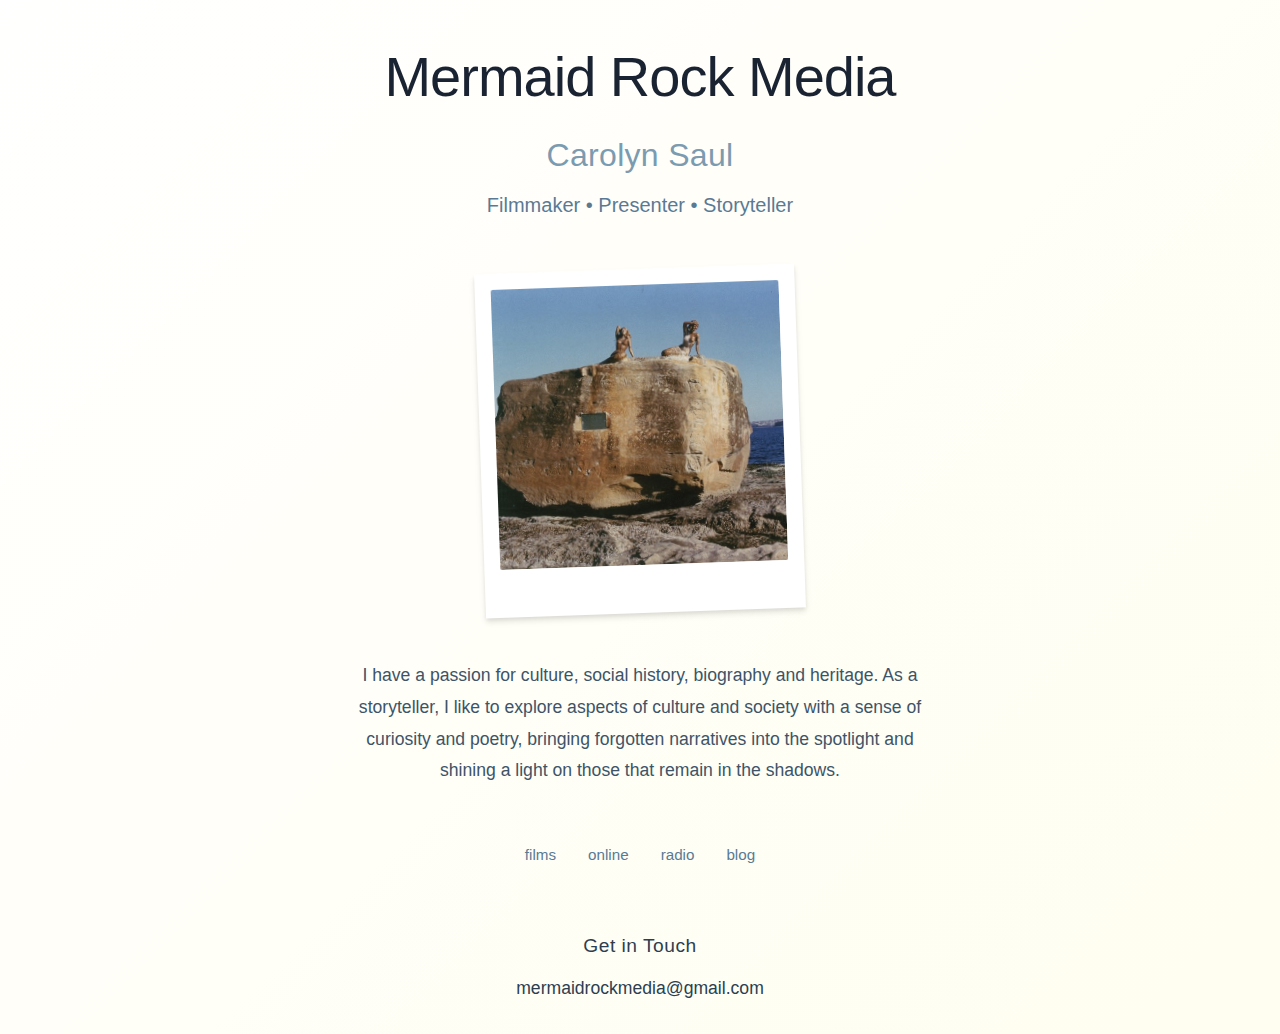
<file: index.html>
<!DOCTYPE html>
<html lang="en">
<head>
    <meta charset="UTF-8">
    <meta name="viewport" content="width=device-width, initial-scale=1.0">
    <title>Mermaid Rock Media - Carolyn Saul</title>

    <script type="application/ld+json">
    {
    "@context": "https://schema.org/",
    "@type": "Person",
    "name": "Carolyn Saul",
    "jobTitle": "Filmmaker, Presenter, Storyteller",
    "url": "https://mermaidrockmedia.com",
    "image": "https://mermaidrockmedia.com/mermaidrock.jpeg",
    "sameAs": [
        "https://eastsidefm.org/soul-serenade/",
        "https://bondibanter.com/",
        "https://www.abc.net.au/abc-international-development/projects/abc-pacific-collection"
    ]
    }
    </script>

    <link rel="stylesheet" href="style.css">

    <!-- Favicons -->
    <link rel="icon" href="favicons/logo_white.png" media="(prefers-color-scheme: light)">
    <link rel="icon" href="favicons/logo_black.png" media="(prefers-color-scheme: dark)">

    <!-- Improve SEO -->
    <meta name="description" content="Filmmaker, presenter and storyteller exploring culture, social history and biography through film, radio and writing.">
    <meta name="keywords" content="filmmaker, presenter, storyteller, film, radio, culture, heritage, biography, social history, Australian media, Carolyn Saul, Mermaid Rock Media">
    <meta property="og:title" content="Mermaid Rock Media - Carolyn Saul">
    <meta property="og:description" content="Storytelling across film, radio and digital media, focusing on culture, biography and heritage.">
    <meta property="og:image" content="https://mermaidrockmedia.com/mermaidrock.jpeg">
    <meta property="og:url" content="https://mermaidrockmedia.com">
    <meta name="robots" content="index, follow">

</head>
<body>
    <div class="container">
        <h1>Mermaid Rock Media</h1>
        <p class="subheading">Carolyn Saul</p>
        <p class="tagline">Filmmaker • Presenter • Storyteller</p>
        <div class="polaroid flip-card" id="flipCard">
            <div class="flip-inner">
                <img src="mermaidrock.jpeg" class="front" alt="Carolyn Saul media portrait polaroid style">
                <img src="profile.png" class="back" alt="Carolyn Saul filmmaker and presenter profile">
            </div>
        </div>


        
        <p class="intro">
            I have a passion for culture, social history, biography and heritage. 
            As a storyteller, I like to explore aspects of culture and society with a 
            sense of curiosity and poetry, bringing forgotten narratives into the 
            spotlight and shining a light on those that remain in the shadows.
        </p>

        <div class="services">
            <a href="films.html" class="service">films</a>
            <a href="https://www.abc.net.au/abc-international-development/tonga-s-queen-of-tradition-and-culture/102232560" class="service">online</a>
            <a href="https://eastsidefm.org/soul-serenade/" class="service">radio</a>
            <a href="https://bondibanter.com/" class="service">blog</a>
        </div>

        <div class="contact">
            <h2 class="contact-title">Get in Touch</h2>
            <a href="mailto:mermaidrockmedia@gmail.com" class="contact-email">mermaidrockmedia@gmail.com</a>
        </div>
    </div>
    <script src="scripts.js"></script>
</body>
</html>
</file>
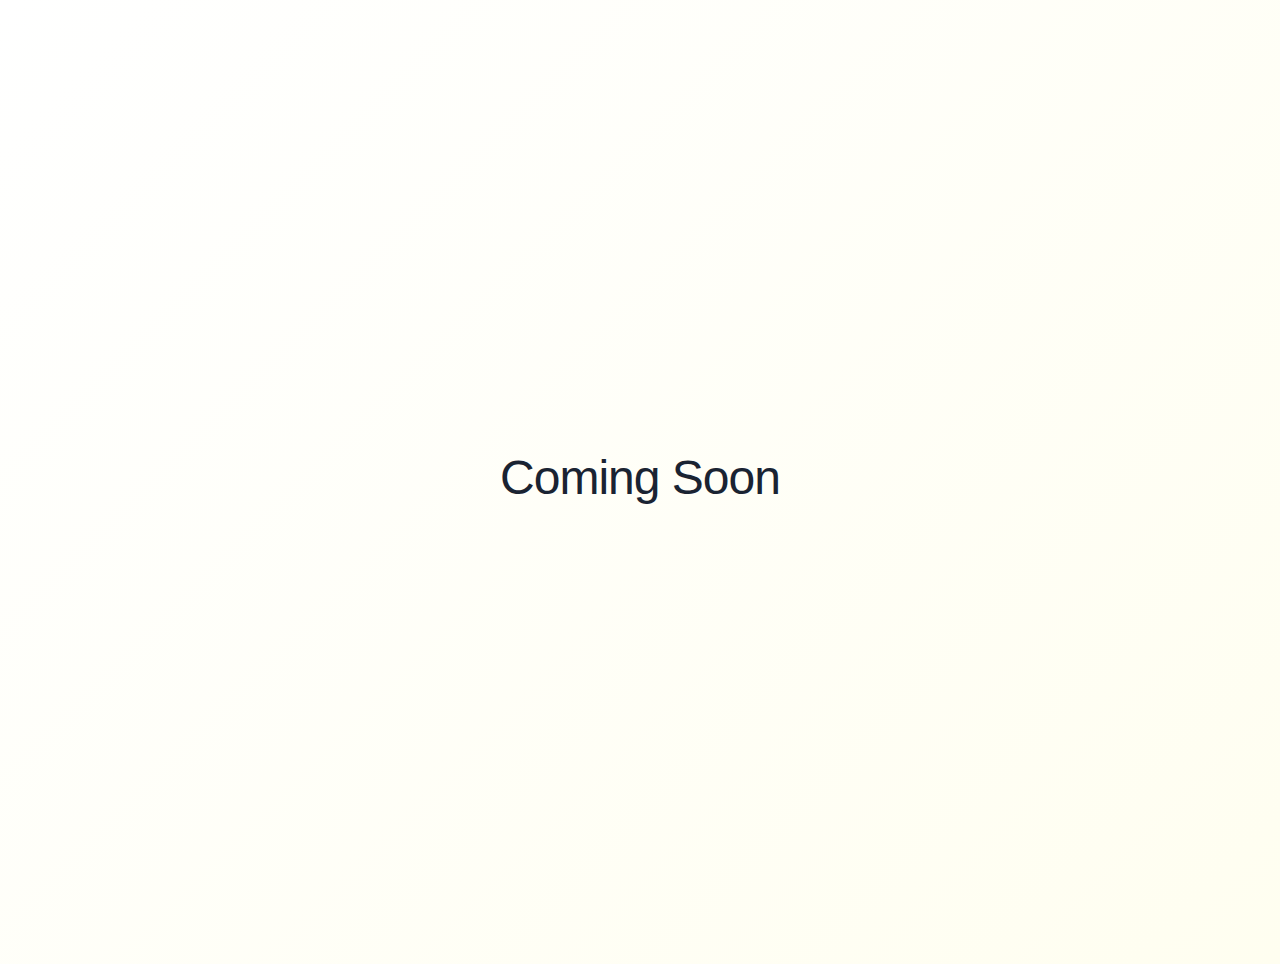
<file: films.html>
<!DOCTYPE html>
<html lang="en">
<head>
    <meta charset="UTF-8">
    <meta name="viewport" content="width=device-width, initial-scale=1.0">
    <title>Coming Soon</title>
    <link rel="stylesheet" href="style.css">
</head>
<body>
    <div style="
        display: flex;
        align-items: center;
        justify-content: center;
        height: 100vh;
        text-align: center;
    ">
        <h1 style="font-weight: 300; font-size: 3rem; color: #1a2332; letter-spacing: -1px;">
            Coming Soon
        </h1>
    </div>
</body>
</html>
</file>
<file: style.css>
* {
    margin: 0;
    padding: 0;
    box-sizing: border-box;
}

body {
    font-family: -apple-system, BlinkMacSystemFont, 'Segoe UI', Roboto, Oxygen, Ubuntu, Cantarell, sans-serif;
    background: linear-gradient(135deg, #ffffff 0%, #fffef0 50%, #e3f4ff 100%);
    background-size: 200% 200%;
    animation: gradientShift 6s ease infinite;
    min-height: 100vh;
    display: flex;
    align-items: center;
    justify-content: center;
    padding: 2rem;
    line-height: 1.6;
    color: #2c3e50;
}

@keyframes gradientShift {
    0% {
        background-position: 0% 50%;
    }
    50% {
        background-position: 100% 50%;
    }
    100% {
        background-position: 0% 50%;
    }
}

.container {
    max-width: 700px;
    width: 100%;
    text-align: center;
    animation: fadeIn 1s ease-out;
}

@keyframes fadeIn {
    from {
        opacity: 0;
        transform: translateY(20px);
    }
    to {
        opacity: 1;
        transform: translateY(0);
    }
}

.polaroid {
    background: white;
    padding: 1rem;
    padding-bottom: 3rem;
    box-shadow: 0 4px 6px rgba(0, 0, 0, 0.1), 0 2px 4px rgba(0, 0, 0, 0.06);
    transform: rotate(-2deg);
    margin-bottom: 2.5rem;
    display: inline-block;
    transition: transform 0.3s ease;
}

.polaroid {
    display: inline-block;
    width: 100%;
    max-width: 320px;
}

.polaroid:hover {
    transform: none;
}

.polaroid img {
    width: 100%;
    max-width: 320px;
    height: 280px;
    object-fit: cover;
    display: block;
    background: #f5f5f5;
}

.flip-card {
    perspective: 1000px;
    cursor: pointer;
}

.flip-inner {
    position: relative;
    width: 100%;
    height: 280px; /* same as image height */
    max-width: 320px;
    transition: transform 0.8s ease;
    transform-style: preserve-3d;
}

.flipped .flip-inner {
    transform: rotateY(180deg);
}

.flip-inner img {
    position: absolute;
    width: 100%;
    height: 280px;
    max-width: 320px;
    object-fit: cover;
    backface-visibility: hidden;
    border-radius: 2px;
}

/* front remains as-is */
.flip-inner .front {
    transform: rotateY(0deg);
}

/* back image flipped to hide until rotated */
.flip-inner .back {
    transform: rotateY(180deg);
}


h1 {
    font-size: 3.5rem;
    font-weight: 300;
    letter-spacing: -1px;
    margin-bottom: 0.5rem;
    color: #1a2332;
}

.tagline {
    font-size: 1.25rem;
    color: #5a7a94;
    margin-bottom: 3rem;
    font-weight: 300;
}

.subheading {
    font-size: 2rem;
    color: #7b9bb0;
    margin-bottom: 0.5rem;
    font-weight: 300;
    letter-spacing: 0.3px;
}

.intro {
    font-size: 1.1rem;
    margin-bottom: 3rem;
    color: #3d5468;
    max-width: 600px;
    margin-left: auto;
    margin-right: auto;
    line-height: 1.8;
}

.services {
    display: flex;
    justify-content: center;
    gap: 2rem;
    margin-bottom: 3.5rem;
    flex-wrap: wrap;
}

.service {
    font-size: 0.95rem;
    color: #5a7a94;
    padding: 0.5rem 0;
    position: relative;
    text-decoration: none;
}

.service::after {
    content: '';
    position: absolute;
    left: 50%;
    bottom: -2px;
    width: 0%;
    height: 2px;
    background: rgba(135, 206, 235, 0.7);
    transform: translateX(-50%);
    transition: width 0.3s ease;
}

.service:hover::after {
    width: 100%;
}

.contact {
    margin-top: 2.5rem;
    text-align: center;
}

.contact-title {
    font-size: 1.2rem;
    font-weight: 300;
    color: #2c3e50;
    margin-bottom: 0.75rem;
    letter-spacing: 0.5px;
}

.contact-email {
    font-size: 1.1rem;
    color: #2c3e50;
    text-decoration: none;
    position: relative;
    padding-bottom: 2px;
}

.contact-email::after {
    content: '';
    position: absolute;
    left: 50%;
    bottom: -2px;
    width: 0%;
    height: 2px;
    background: rgba(135, 206, 235, 0.7);
    transform: translateX(-50%);
    transition: width 0.3s ease;
}

.contact-email:hover::after {
    width: 100%;
}


.footer {
    margin-top: 4rem;
    font-size: 0.9rem;
    color: #7a9ab5;
}

@media (max-width: 768px) {
    h1 {
        font-size: 2.5rem;
    }

    .tagline {
        font-size: 1.1rem;
    }

    .intro {
        font-size: 1rem;
    }

    .services {
        flex-direction: column;
        gap: 1rem;
        align-items: center;
    }
}
</file>
